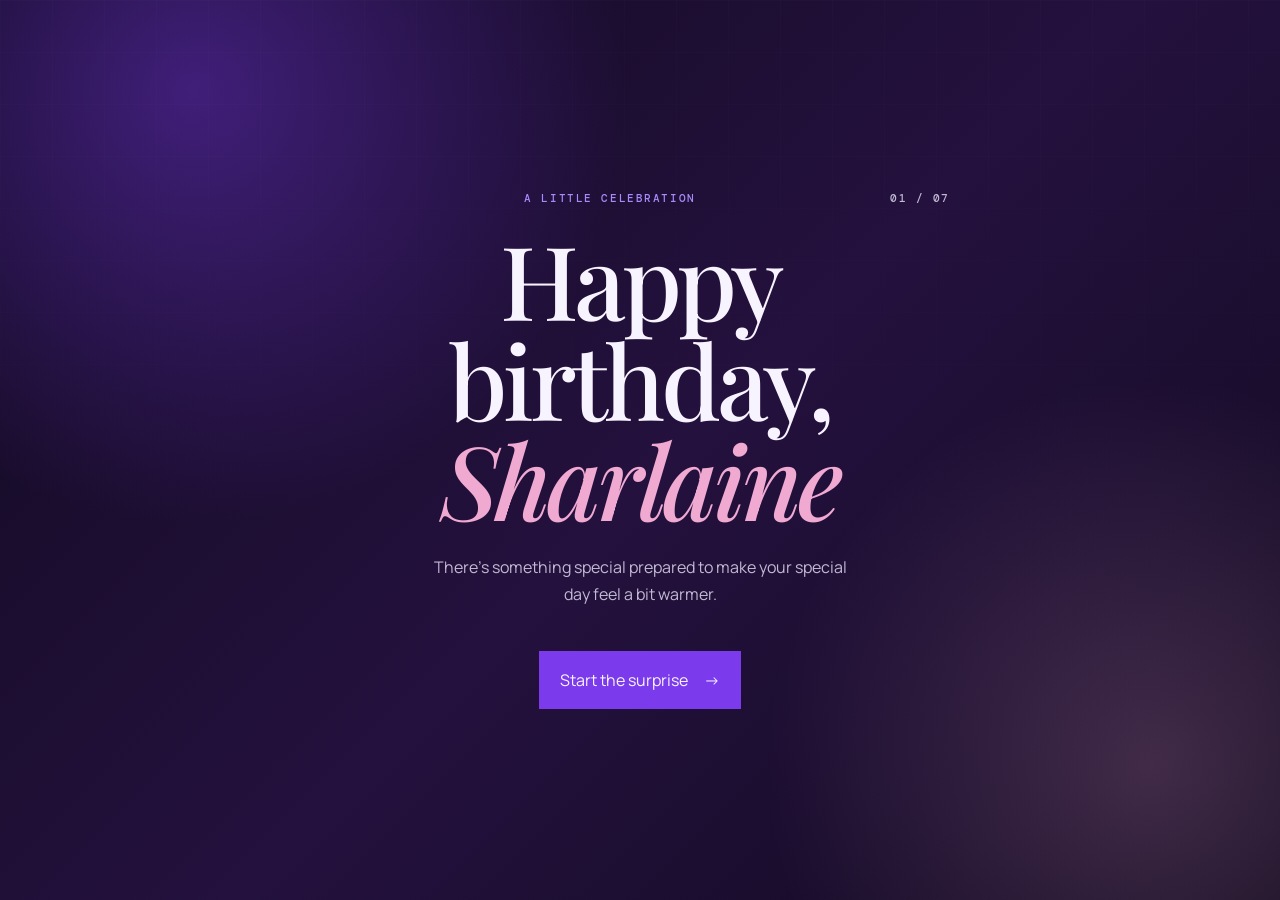
<file: index.html>
<!doctype html>
<html lang="en">
  <head>
    <meta charset="utf-8" />
    <meta name="viewport" content="width=device-width,initial-scale=1" />
    <meta
      name="description"
      content="A small birthday surprise made with love."
    />
    <title>For you, with love</title>
    <link rel="stylesheet" href="css/style.css" />
  </head>
  <body data-page="home">
    <main>
      <section
        id="opening"
        class="hero split-hero"
        aria-labelledby="home-title"
      >
        <div class="hero-copy reveal">
          <p class="eyebrow">A little celebration <span>01 / 07</span></p>
          <h1 id="home-title">
            Happy birthday, <em id="birthday-name" data-config="birthdayName">Sharlaine.</em>
          </h1>
          <p class="lead">
            There's something special prepared to make your special day
            feel a bit warmer.
          </p>
          <button class="button button-primary" data-start type="button">
            Start the surprise <span aria-hidden="true">&#8594;</span>
          </button>
        </div>
      </section>
    </main>
    <audio id="birthday-audio" preload="auto"></audio>
    <script type="module" src="js/script.js"></script>
  </body>
</html>
</file>
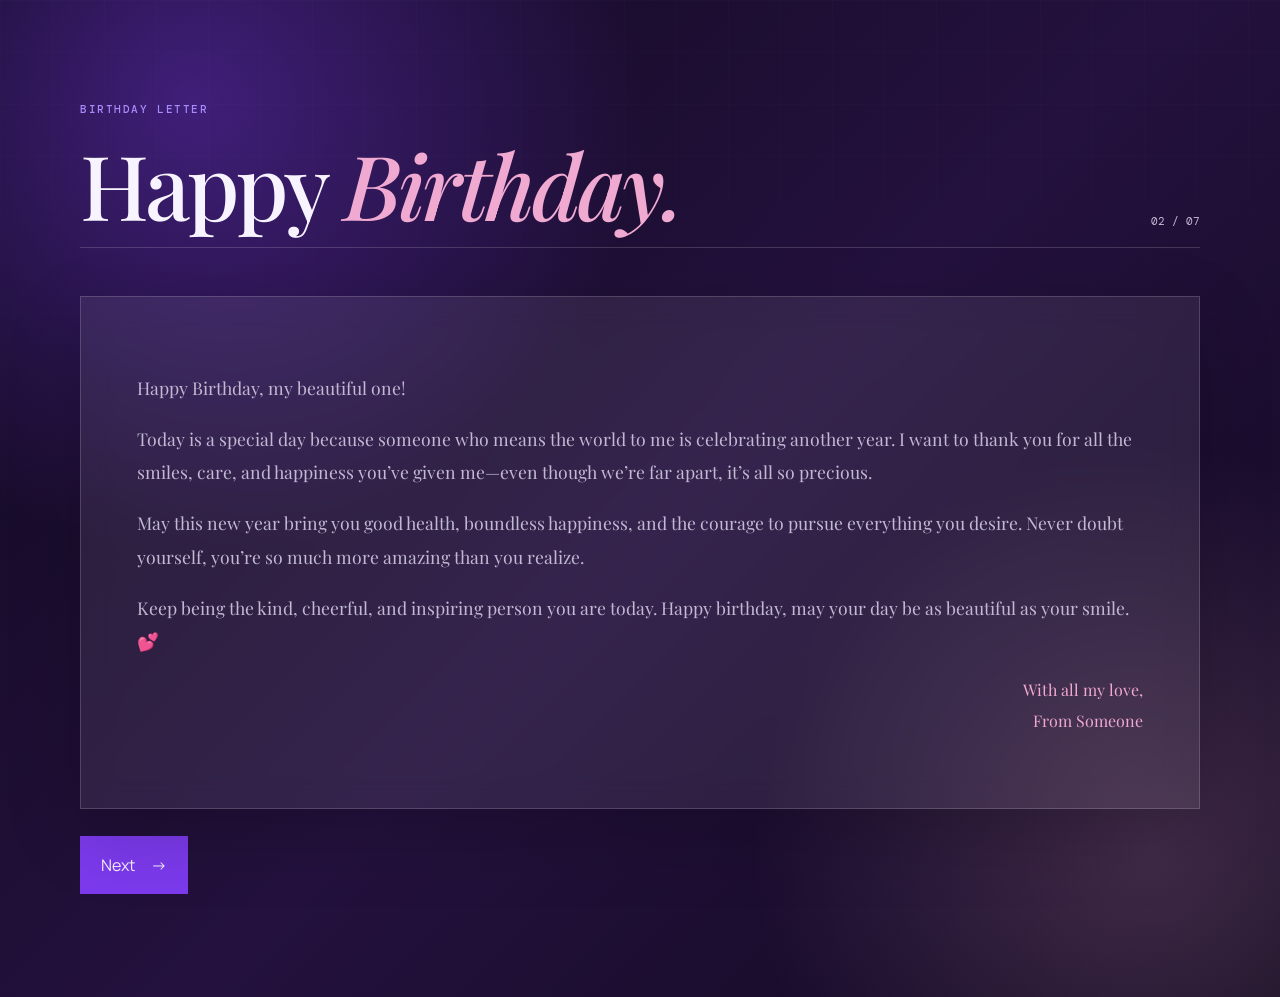
<file: pages/birthday-letter.html>
<!doctype html>
<html lang="en">
	<head>
		<meta charset="utf-8">
		<meta name="viewport" content="width=device-width,initial-scale=1">
		<title>Birthday Letter</title>
		<link rel="stylesheet" href="../css/style.css">
	</head>
	<body data-page="birthday-letter">
			<main class="page-shell">
				<div class="section-top">
					<div>
						<p class="eyebrow">Birthday letter</p>
						<h1 class="page-title">Happy <em>Birthday.</em></h1>
					</div>
					<span class="section-number">02 / 07</span>
				</div>
				<article class="content-card">
					<p>Happy Birthday, my beautiful one!</p>
					<p>
						Today is a special day because someone who means the world to me is
						celebrating another year. I want to thank you for all the smiles,
						care, and happiness you’ve given me—even though we’re far apart,
						it’s all so precious.
					</p>
					<p>
						May this new year bring you good health, boundless happiness, and
						the courage to pursue everything you desire. Never doubt yourself,
						you’re so much more amazing than you realize.
					</p>
					<p>
						Keep being the kind, cheerful, and inspiring person you are today.
						Happy birthday, may your day be as beautiful as your smile. 💕
					</p>
					<p class="signature">With all my love,<br>From Someone</p>
				</article>
				<button class="button" data-next="transition.html" type="button">Next <span aria-hidden="true">&#8594;</span></button>
			</main>
			<audio id="birthday-audio" preload="auto"></audio>
			<script type="module" src="../js/script.js"></script>
		</body>
</html>
</file>
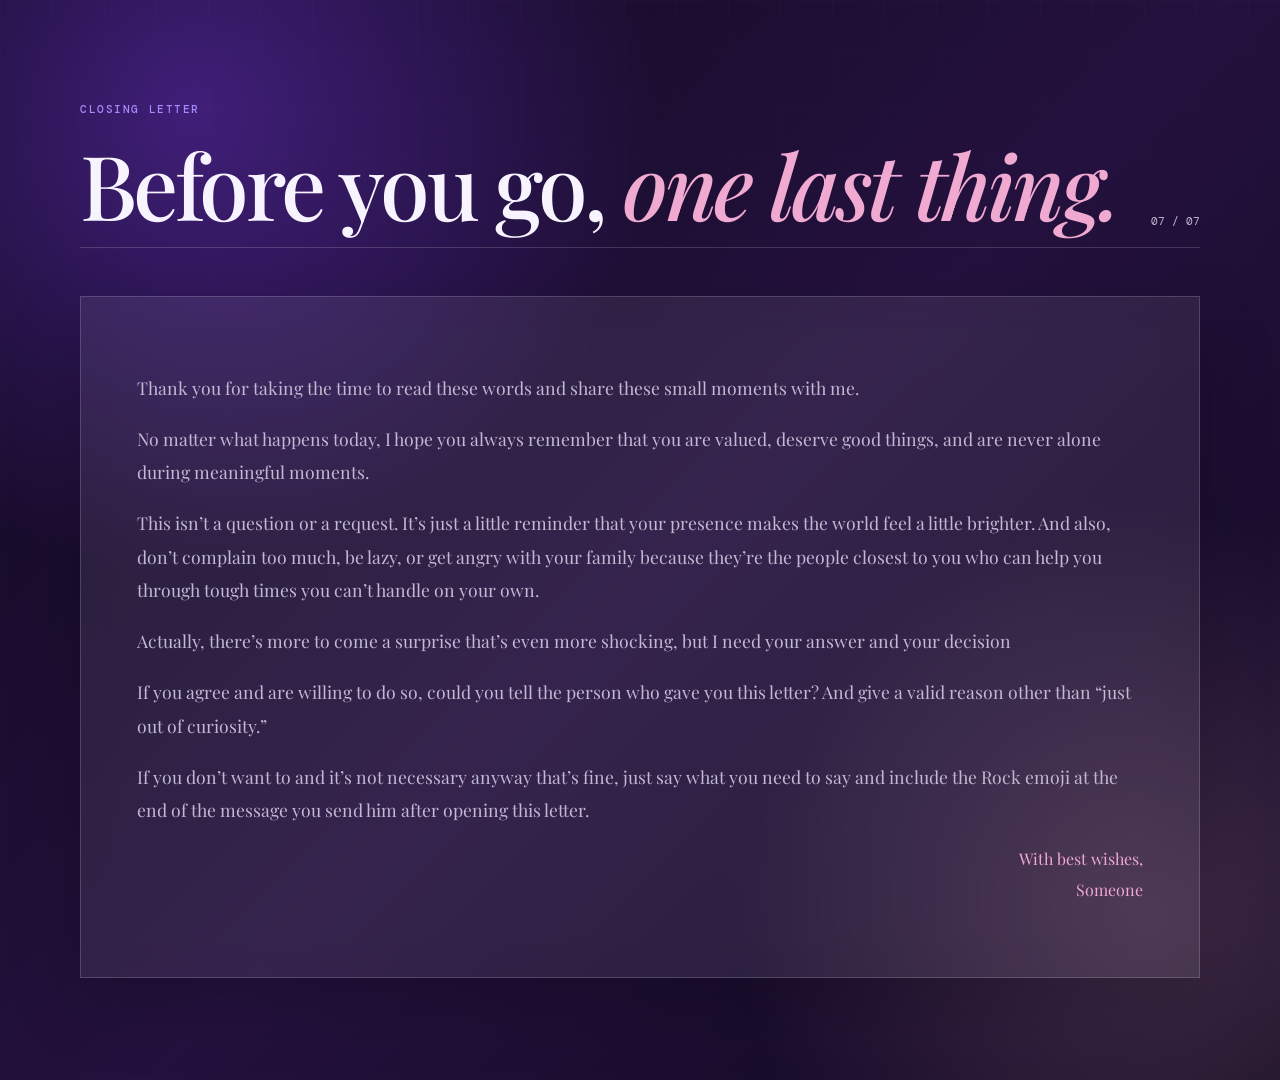
<file: pages/closing.html>
<!doctype html>
<html lang="id">
	<head>
		<meta charset="utf-8">
		<meta name="viewport" content="width=device-width,initial-scale=1">
		<title>Closing Letter</title>
		<link rel="stylesheet" href="../css/style.css">
	</head>
	<body data-page="closing">
		<main class="page-shell">
			<div class="section-top">
				<div>
					<p class="eyebrow">Closing Letter</p>
					<h1 class="page-title">Before you go, <em>one last thing.</em></h1>
				</div>
				<span class="section-number">07 / 07</span>
			</div>
			<article class="content-card">
				<p>
					Thank you for taking the time to read these words
					and share these small moments with me.
				</p>
				<p>
					No matter what happens today, I hope you always remember that
                    you are valued, deserve good things, and are never
                    alone during meaningful moments.
				</p>
				<p>
					This isn’t a question or a request. It’s just a little reminder
                    that your presence makes the world feel a little brighter.
                    And also, don’t complain too much, be lazy, or get angry with your family 
                    because they’re the people closest to you who can help you through tough times you can’t handle on your own.
				</p>
                <p>
                    Actually, there’s more to come a surprise that’s even more shocking,
                    but I need your answer and your decision

                </p>
                <p>
                    If you agree and are willing to do so, could you tell the person who gave you this letter?
                    And give a valid reason other than “just out of curiosity.”
                </p>
                <p>
                    If you don’t want to and it’s not necessary anyway that’s fine,
                    just say what you need to say and include the Rock emoji at the end of the message you send him after opening this letter.
				</p>
				<p class="signature">With best wishes,<br>Someone</p>
			</article>
		</main>
		<audio id="birthday-audio" preload="auto"></audio>
		<script type="module" src="../js/script.js"></script>
	</body>
</html>
</file>
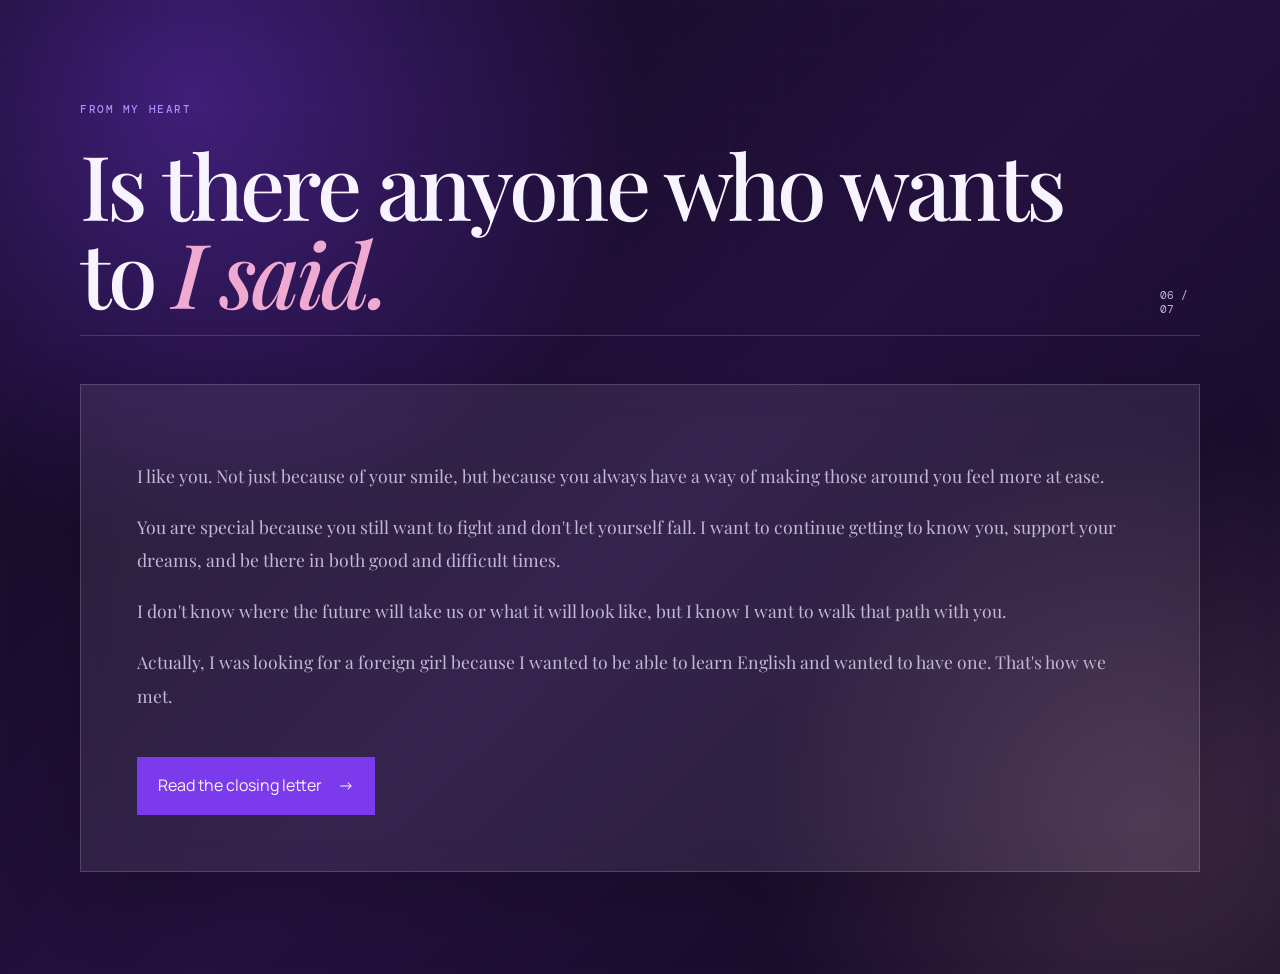
<file: pages/heart-letter.html>
<!doctype html>
<html lang="en">
	<head>
		<meta charset="utf-8">
		<meta name="viewport" content="width=device-width,initial-scale=1">
		<title>What's in My Heart</title>
		<link rel="stylesheet" href="../css/style.css">
	</head>
	<body data-page="heart-letter">
		<main class="page-shell">
			<div class="section-top">
				<div>
					<p class="eyebrow">From my heart</p>
					<h1 class="page-title">Is there anyone who wants to <em>I said.</em></h1>
				</div>
				<span class="section-number">06 / 07</span>
			</div>
			<article class="content-card">
				<p>
					I like you. Not just because of your smile, but because you always
					have a way of making those around you feel more at ease.
				</p>
				<p>
					You are special because you still want to fight and don't let yourself
					fall. I want to continue getting to know you, support your dreams,
					and be there in both good and difficult times.
				</p>
				<p>
					I don't know where the future will take us or what it will look like,
					but I know I want to walk that path with you.
				</p>
				<p>
					Actually, I was looking for a foreign girl because I wanted to be able
					to learn English and wanted to have one. That's how we met.
				</p>
				<button class="button" data-next="closing.html" data-mode="birthday" type="button">
					Read the closing letter <span aria-hidden="true">&#8594;</span>
				</button>
			</article>
		</main>
		<audio id="dating-audio" preload="auto" loop></audio>
		<script type="module" src="../js/script.js"></script>
	</body>
</html>
</file>
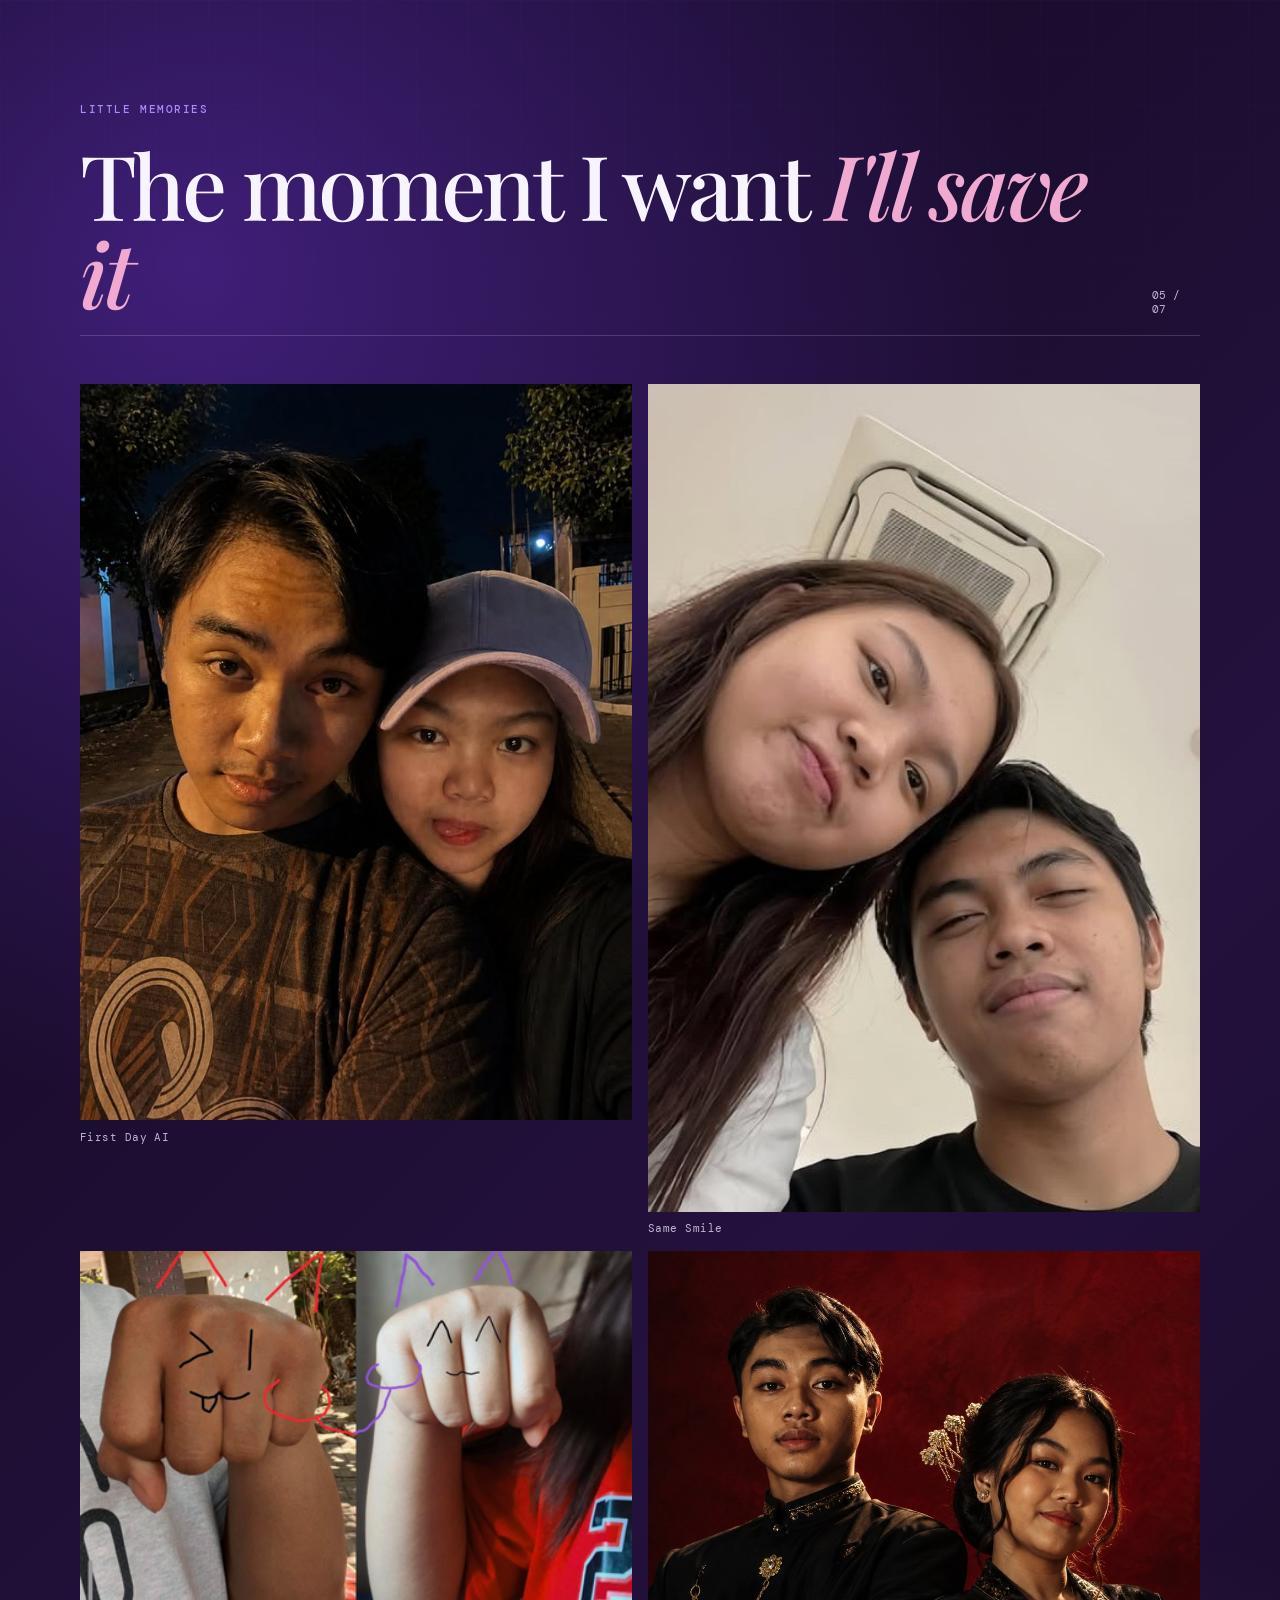
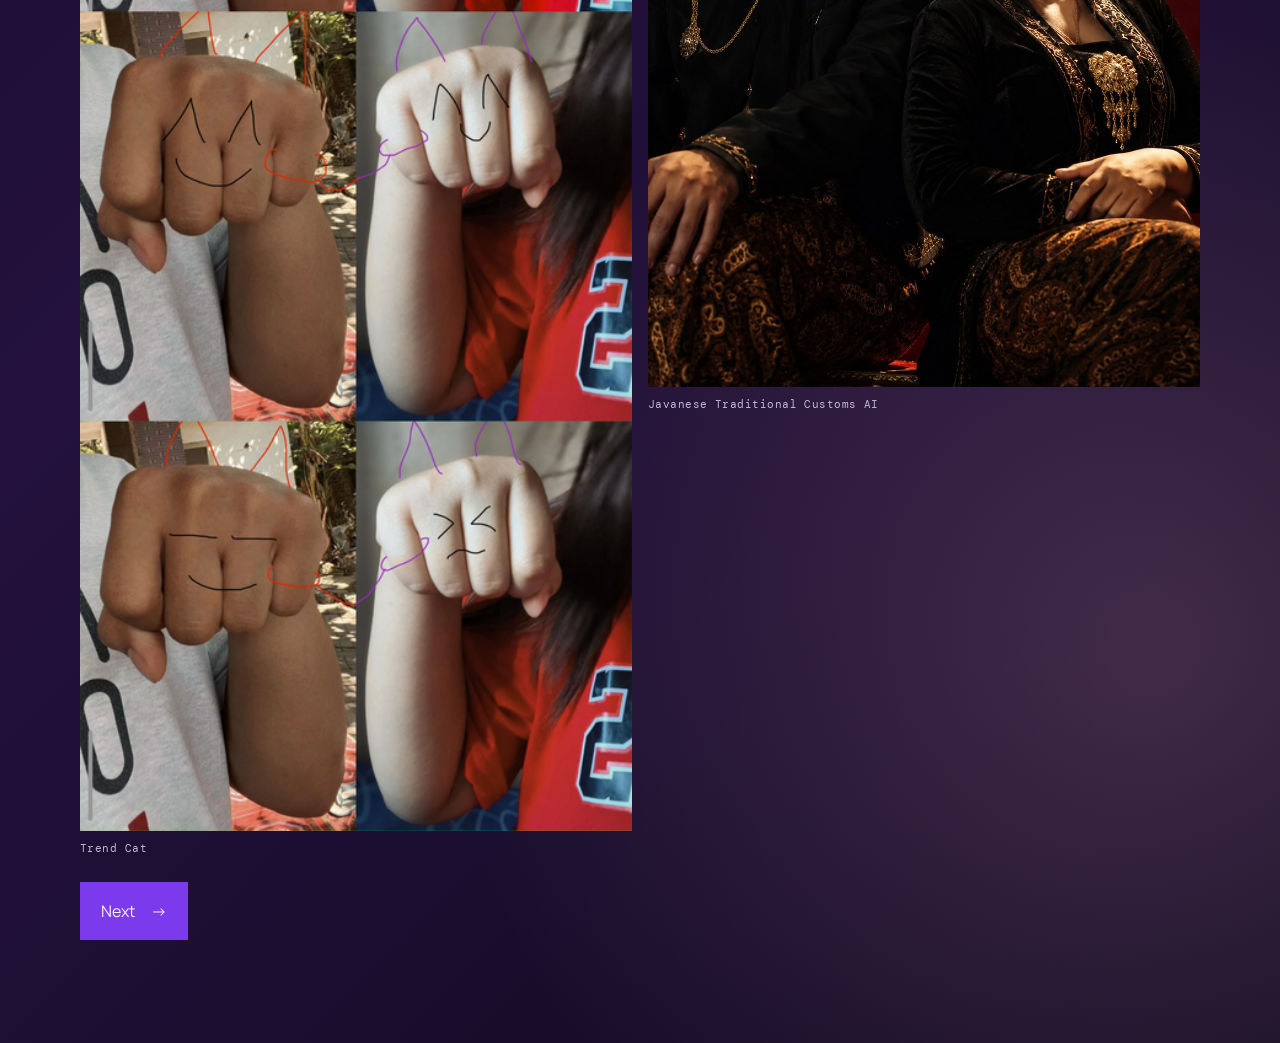
<file: pages/memories.html>
<!doctype html>
<html lang="en">
	<head>
		<meta charset="utf-8">
		<meta name="viewport" content="width=device-width,initial-scale=1">
		<title>Our Memories</title>
		<link rel="stylesheet" href="../css/style.css">
	</head>
	<body data-page="memories">
		<main class="page-shell">
			<div class="section-top">
				<div>
					<p class="eyebrow">Little memories</p>
					<h1 class="page-title">The moment I want <em>I'll save it</em></h1>
				</div>
				<span class="section-number">05 / 07</span>
			</div>
			<div class="gallery">
				<figure class="memory">
					<img src="../Assets/images/photo1.jpg" width="720" height="960" alt="Kenangan pertama">
					<figcaption>First Day AI</figcaption>
				</figure>
				<figure class="memory">
					<img src="../Assets/images/photo2.jpg" width="487" height="730" alt="Kenangan kedua">
					<figcaption>Same Smile</figcaption>
				</figure>
				<figure class="memory">
					<img src="../Assets/images/photo3.png" width="449" height="960" alt="Kenangan ketiga">
					<figcaption>Trend Cat</figcaption>
				</figure>
				<figure class="memory">
					<img src="../Assets/images/photo4.jpg" width="1086" height="1448" alt="Kenangan keempat">
					<figcaption>Javanese Traditional Customs AI</figcaption>
				</figure>
			</div>
			<button class="button" data-next="heart-letter.html" data-mode="birthday" type="button">Next<span aria-hidden="true">&#8594;</span></button>
		</main>
		<audio id="dating-audio" preload="auto" loop></audio>
		<script type="module" src="../js/script.js"></script>
	</body>
</html>
</file>
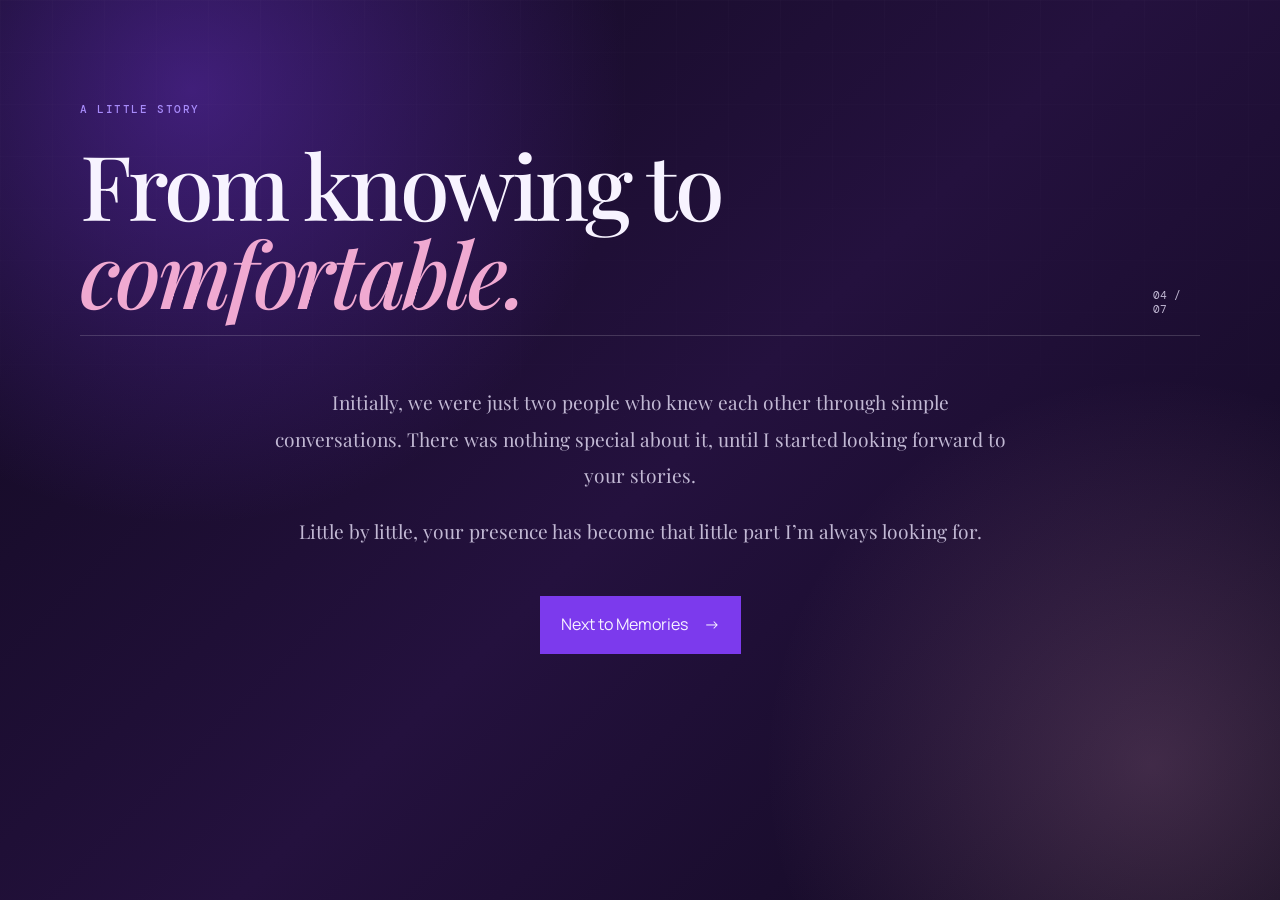
<file: pages/short-letter.html>
<!doctype html>
<html lang="en">
	<head>
		<meta charset="utf-8">
		<meta name="viewport" content="width=device-width,initial-scale=1">
		<title>Our Story</title>
		<link rel="stylesheet" href="../css/style.css">
	</head>
	<body data-page="short-letter">
		<main class="page-shell">
			<div class="section-top">
				<div>
					<p class="eyebrow">A little story</p>
					<h1 class="page-title">From knowing to <em>comfortable.</em></h1>
				</div>
				<span class="section-number">04 / 07</span>
			</div>
			<div class="heart-copy">
				<p>Initially, we were just two people who knew each other through simple conversations. There was nothing special about it, until I started looking forward to your stories.</p>
				<p>Little by little, your presence has become that little part I’m always looking for.</p>
				<button class="button" data-next="memories.html" data-mode="birthday" type="button">
					Next to Memories <span aria-hidden="true">&#8594;</span>
				</button>
			</div>
		</main>
		<audio id="dating-audio" preload="auto" loop></audio>
		<script type="module" src="../js/script.js"></script>
	</body>
</html>
</file>
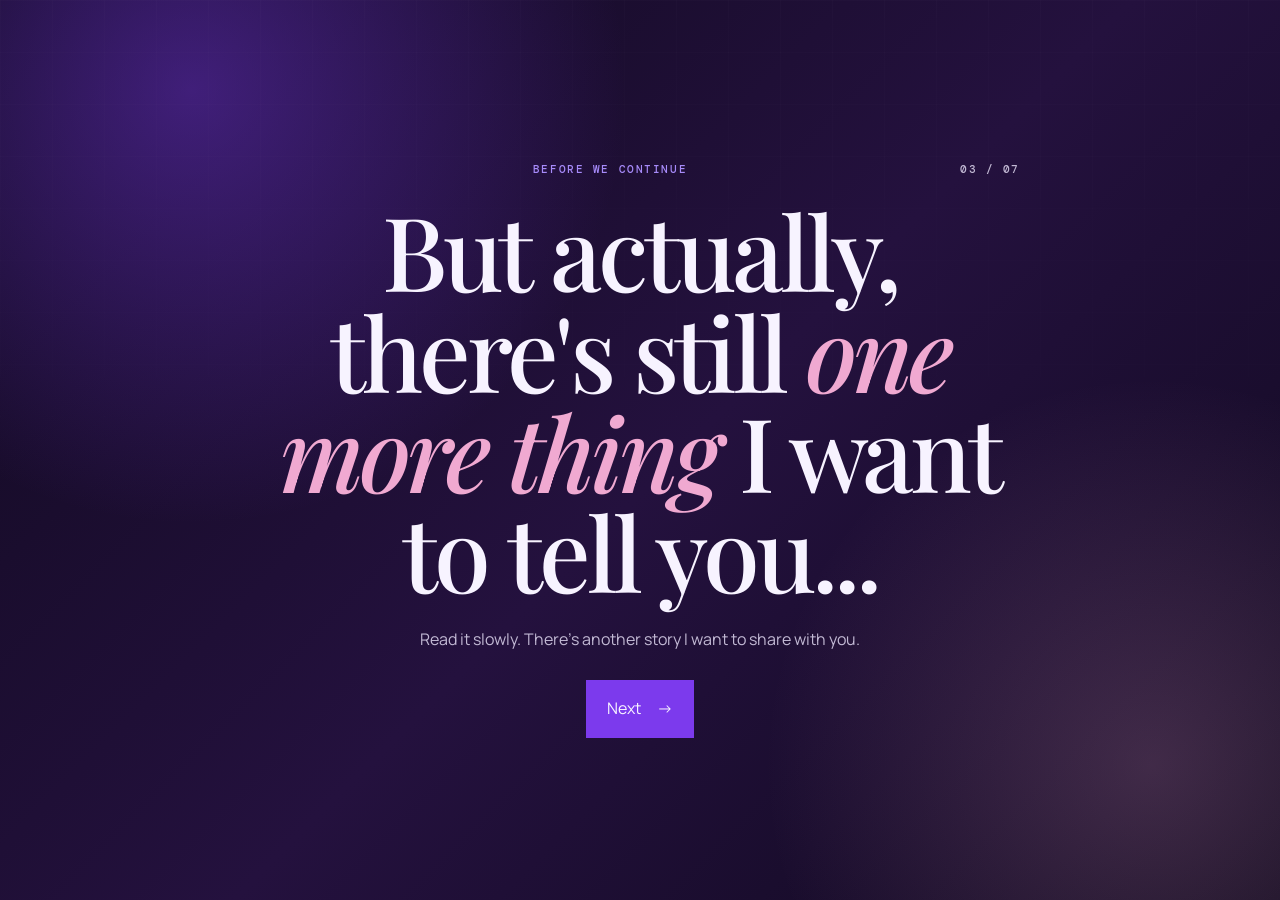
<file: pages/transition.html>
<!doctype html>
<html lang="en">
	<head>
		<meta charset="utf-8">
		<meta name="viewport" content="width=device-width,initial-scale=1">
		<title>One More Thing</title>
		<link rel="stylesheet" href="../css/style.css">
	</head>
	<body data-page="transition">
		<main class="result">
			<div class="centered reveal">
				<p class="eyebrow">Before we continue <span>03 / 07</span></p>
				<h1 class="page-title">But actually, there's still <em>one more thing</em> I want to tell you...</h1>
				<p class="lead" style="margin:auto">Read it slowly. There's another story I want to share with you.</p>
				<button class="button" data-next="short-letter.html" type="button">Next <span aria-hidden="true">&#8594;</span></button>
			</div>
		</main>
		<audio id="birthday-audio" preload="auto"></audio>
		<script type="module" src="../js/script.js"></script>
	</body>
</html>
</file>
<file: css/style.css>
@import url("https://fonts.googleapis.com/css2?family=DM+Mono:wght@400;500&family=Manrope:wght@400;500;600;700&family=Playfair+Display:ital,wght@0,500;0,600;1,500;1,600&display=swap");
:root {
  --ink: #f7f3ff;
  --muted: #c2b9d4;
  --bg: #130d24;
  --purple: #7c3aed;
  --violet: #a78bfa;
  --pink: #f0a9d1;
  --line: rgba(255, 255, 255, 0.16);
  --serif: "Playfair Display", Georgia, serif;
  --sans: "Manrope", "Segoe UI", sans-serif;
  --mono: "DM Mono", monospace;
}
* {
  box-sizing: border-box;
}
html {
  scroll-behavior: smooth;
}
body {
  margin: 0;
  min-width: 320px;
  min-height: 100vh;
  color: var(--ink);
  background:
    radial-gradient(
      circle at 15% 10%,
      rgba(124, 58, 237, 0.42),
      transparent 32%
    ),
    radial-gradient(
      circle at 90% 85%,
      rgba(240, 169, 209, 0.2),
      transparent 28%
    ),
    linear-gradient(135deg, #10091e, #24113e 52%, #10091e);
  font-family: var(--sans);
  line-height: 1.7;
  overflow-x: hidden;
}
body:before {
  content: "";
  position: fixed;
  inset: 0;
  pointer-events: none;
  opacity: 0.2;
  background-image:
    linear-gradient(rgba(255, 255, 255, 0.08) 1px, transparent 1px),
    linear-gradient(90deg, rgba(255, 255, 255, 0.08) 1px, transparent 1px);
  background-size: 52px 52px;
  mask-image: linear-gradient(to bottom, #000, transparent 80%);
}
img {
  display: block;
  max-width: 100%;
}
button,
textarea {
  font: inherit;
}
button {
  cursor: pointer;
}
a {
  color: inherit;
  text-decoration: none;
}
main {
  min-height: 100vh;
}
.page-shell {
  width: min(100% - 2rem, 1120px);
  margin: auto;
  padding: clamp(3.5rem, 8vw, 7rem) 0;
}
.hero {
  min-height: 100vh;
  width: min(100% - 2rem, 1120px);
  margin: auto;
  display: flex;
  justify-content: center;
  align-items: center;
  text-align: center;
}
.hero-copy {
  max-width: 620px;
  margin: auto;
}
.hero h1,
.page-title {
  margin: 0 0 1.5rem;
  font: 500 clamp(3.2rem, 8vw, 7.2rem)/0.98 var(--serif);
  letter-spacing: -0.04em;
}
em {
  color: var(--pink);
  font-style: italic;
}
.lead {
  max-width: 440px;
  margin-inline: auto;
  color: var(--muted);
  font-size: 1rem;
}
.eyebrow {
  color: var(--violet);
  font: 500 0.7rem/1.4 var(--mono);
  letter-spacing: 0.14em;
  text-transform: uppercase;
  margin: 0 0 1.4rem;
}
.eyebrow span {
  color: var(--muted);
  float: right;
}
.hero-photo {
  margin: 0;
  position: relative;
  transform: rotate(2deg);
}
.hero-photo img {
  width: 100%;
  aspect-ratio: 4/5;
  object-fit: cover;
  border: 1px solid rgba(255, 255, 255, 0.25);
  box-shadow: 16px 24px 70px rgba(0, 0, 0, 0.35);
}
.hero-photo figcaption {
  color: var(--muted);
  font: 0.65rem var(--mono);
  letter-spacing: 0.1em;
  margin-top: 1rem;
  text-align: right;
  text-transform: uppercase;
}
.button {
  border: 1px solid transparent;
  display: inline-flex;
  gap: 1rem;
  align-items: center;
  justify-content: center;
  margin-top: 1.7rem;
  padding: 0.9rem 1.25rem;
  color: var(--ink);
  background: var(--purple);
  transition:
    transform 0.25s,
    box-shadow 0.25s,
    background 0.25s;
}
.button:hover {
  transform: translateY(-3px);
  box-shadow: 0 12px 28px rgba(124, 58, 237, 0.3);
  background: #8b5cf6;
}
.button-ghost {
  border-color: var(--line);
  background: transparent;
}
.button-ghost:hover {
  background: rgba(255, 255, 255, 0.08);
}
.button-danger {
  background: #70254e;
}
.centered {
  max-width: 760px;
  margin: auto;
  text-align: center;
}
.content-card {
  margin-top: 3rem;
  padding: clamp(1.5rem, 5vw, 3.5rem);
  border: 1px solid var(--line);
  background: rgba(255, 255, 255, 0.08);
  box-shadow: 0 25px 70px rgba(0, 0, 0, 0.2);
  backdrop-filter: blur(16px);
}
.content-card p {
  color: var(--muted);
  font-family: var(--serif);
  font-size: 1.1rem;
  line-height: 1.9;
}
.signature {
  color: var(--pink) !important;
  font-size: 1rem !important;
  text-align: right;
}
.section-top {
  display: flex;
  justify-content: space-between;
  align-items: end;
  gap: 1rem;
  border-bottom: 1px solid var(--line);
  padding-bottom: 1.2rem;
}
.section-top .page-title {
  font-size: clamp(2.7rem, 7vw, 5.6rem);
  margin: 0;
}
.section-number {
  color: var(--muted);
  font: 0.7rem var(--mono);
}
.actions {
  display: flex;
  flex-wrap: wrap;
  gap: 0.75rem;
  margin-top: 2rem;
}
.actions .button {
  margin-top: 0;
}
.timeline-note {
  max-width: 640px;
  margin: 2.5rem 0 0 auto;
  color: var(--muted);
  font-family: var(--serif);
  font-size: 1.25rem;
  line-height: 1.8;
}
.gallery {
  display: grid;
  grid-template-columns: repeat(2, minmax(0, 1fr));
  align-items: start;
  gap: 1rem;
  margin-top: 3rem;
}
.memory {
  margin: 0;
  min-width: 0;
}
.memory img {
  width: 100%;
  height: auto;
}
.memory figcaption {
  padding-top: 0.6rem;
  color: var(--muted);
  font: 0.7rem var(--mono);
  letter-spacing: 0.04em;
}
.heart-copy {
  max-width: 740px;
  margin: 3rem auto 0;
  text-align: center;
}
.heart-copy p {
  color: var(--muted);
  font-family: var(--serif);
  font-size: 1.2rem;
  line-height: 1.9;
}
.question {
  max-width: 800px;
  margin: 5rem auto 0;
  padding: clamp(2rem, 7vw, 5rem);
  border: 1px solid rgba(240, 169, 209, 0.35);
  background: linear-gradient(
    135deg,
    rgba(124, 58, 237, 0.28),
    rgba(255, 255, 255, 0.08)
  );
  text-align: center;
}
.question h2 {
  margin: 0;
  font: 500 clamp(2.2rem, 6vw, 4.7rem)/1.1 var(--serif);
}
.choice-row {
  display: flex;
  justify-content: center;
  flex-wrap: wrap;
  gap: 1rem;
  margin-top: 2rem;
}
.choice-row .button {
  margin: 0;
  min-width: 150px;
}
.form-card {
  max-width: 650px;
  margin: 3rem auto 0;
}
label {
  display: block;
  color: var(--muted);
  font-size: 0.85rem;
  margin-bottom: 0.6rem;
}
textarea {
  width: 100%;
  min-height: 170px;
  padding: 1rem;
  color: var(--ink);
  border: 1px solid var(--line);
  outline: none;
  resize: vertical;
  background: rgba(0, 0, 0, 0.18);
}
textarea:focus {
  border-color: var(--violet);
  box-shadow: 0 0 0 3px rgba(167, 139, 250, 0.15);
}
.status {
  min-height: 1.5rem;
  margin-top: 1rem;
  color: var(--pink);
  font-size: 0.85rem;
}
.result {
  display: grid;
  place-items: center;
  min-height: 100vh;
  padding: 2rem;
  text-align: center;
}
.result .content-card {
  max-width: 680px;
}
.result-icon {
  color: var(--pink);
  font-size: 4rem;
  line-height: 1;
}
.response-date {
  color: var(--muted);
  font: 0.75rem var(--mono);
}
.music-prompt {
  position: fixed;
  right: 1rem;
  bottom: 1rem;
  z-index: 5;
  padding: 0.75rem 1rem;
  color: var(--ink);
  border: 1px solid var(--line);
  background: rgba(124, 58, 237, 0.95);
  box-shadow: 0 12px 30px rgba(0, 0, 0, 0.25);
}
.heart {
  position: fixed;
  z-index: 4;
  pointer-events: none;
  color: var(--pink);
  animation: float 4s linear forwards;
}
.reveal {
  animation: reveal 0.8s ease both;
}
.reveal-delay {
  animation-delay: 0.18s;
}
@keyframes reveal {
  from {
    opacity: 0;
    transform: translateY(20px);
  }
  to {
    opacity: 1;
    transform: translateY(0);
  }
}
@keyframes float {
  from {
    opacity: 0;
    transform: translateY(20px) rotate(0);
  }
  15% {
    opacity: 1;
  }
  to {
    opacity: 0;
    transform: translateY(-100vh) rotate(30deg);
  }
}
@media (max-width: 700px) {
  .hero,
  .split-hero {
    min-height: auto;
    padding: 4rem 0;
  }
  .hero-photo {
    max-width: 340px;
    width: 85%;
    justify-self: end;
  }
  .hero h1 {
    font-size: clamp(3rem, 15vw, 5rem);
  }
  .section-top {
    align-items: start;
    flex-direction: column;
  }
  .timeline-note {
    margin-left: 0;
  }
}
@media (prefers-reduced-motion: reduce) {
  *,
  *::before,
  *::after {
    animation-duration: 0.01ms !important;
    transition-duration: 0.01ms !important;
  }
}
.phase {
  min-height: 100vh;
}
.is-hidden {
  display: none !important;
}
.slideshow {
  position: relative;
  min-height: min(62vh, 620px);
  margin-top: 3rem;
  overflow: hidden;
  border: 1px solid var(--line);
  background: #0d0718;
}
.slide {
  position: absolute;
  inset: 0;
  width: 100%;
  height: 100%;
  object-fit: cover;
  opacity: 0;
  transform: scale(1.04);
  transition:
    opacity 1s ease,
    transform 5s ease;
}
.slide.is-active {
  opacity: 1;
  transform: scale(1);
}
.slideshow:after {
  content: "";
  position: absolute;
  inset: 0;
  background: linear-gradient(90deg, rgba(13, 7, 24, 0.72), transparent 65%);
  pointer-events: none;
}
.dating-copy {
  position: relative;
  z-index: 1;
  max-width: 360px;
  margin: -8rem 0 4rem 2rem;
  color: var(--ink);
  font: 1.25rem/1.8 var(--serif);
}
</file>
